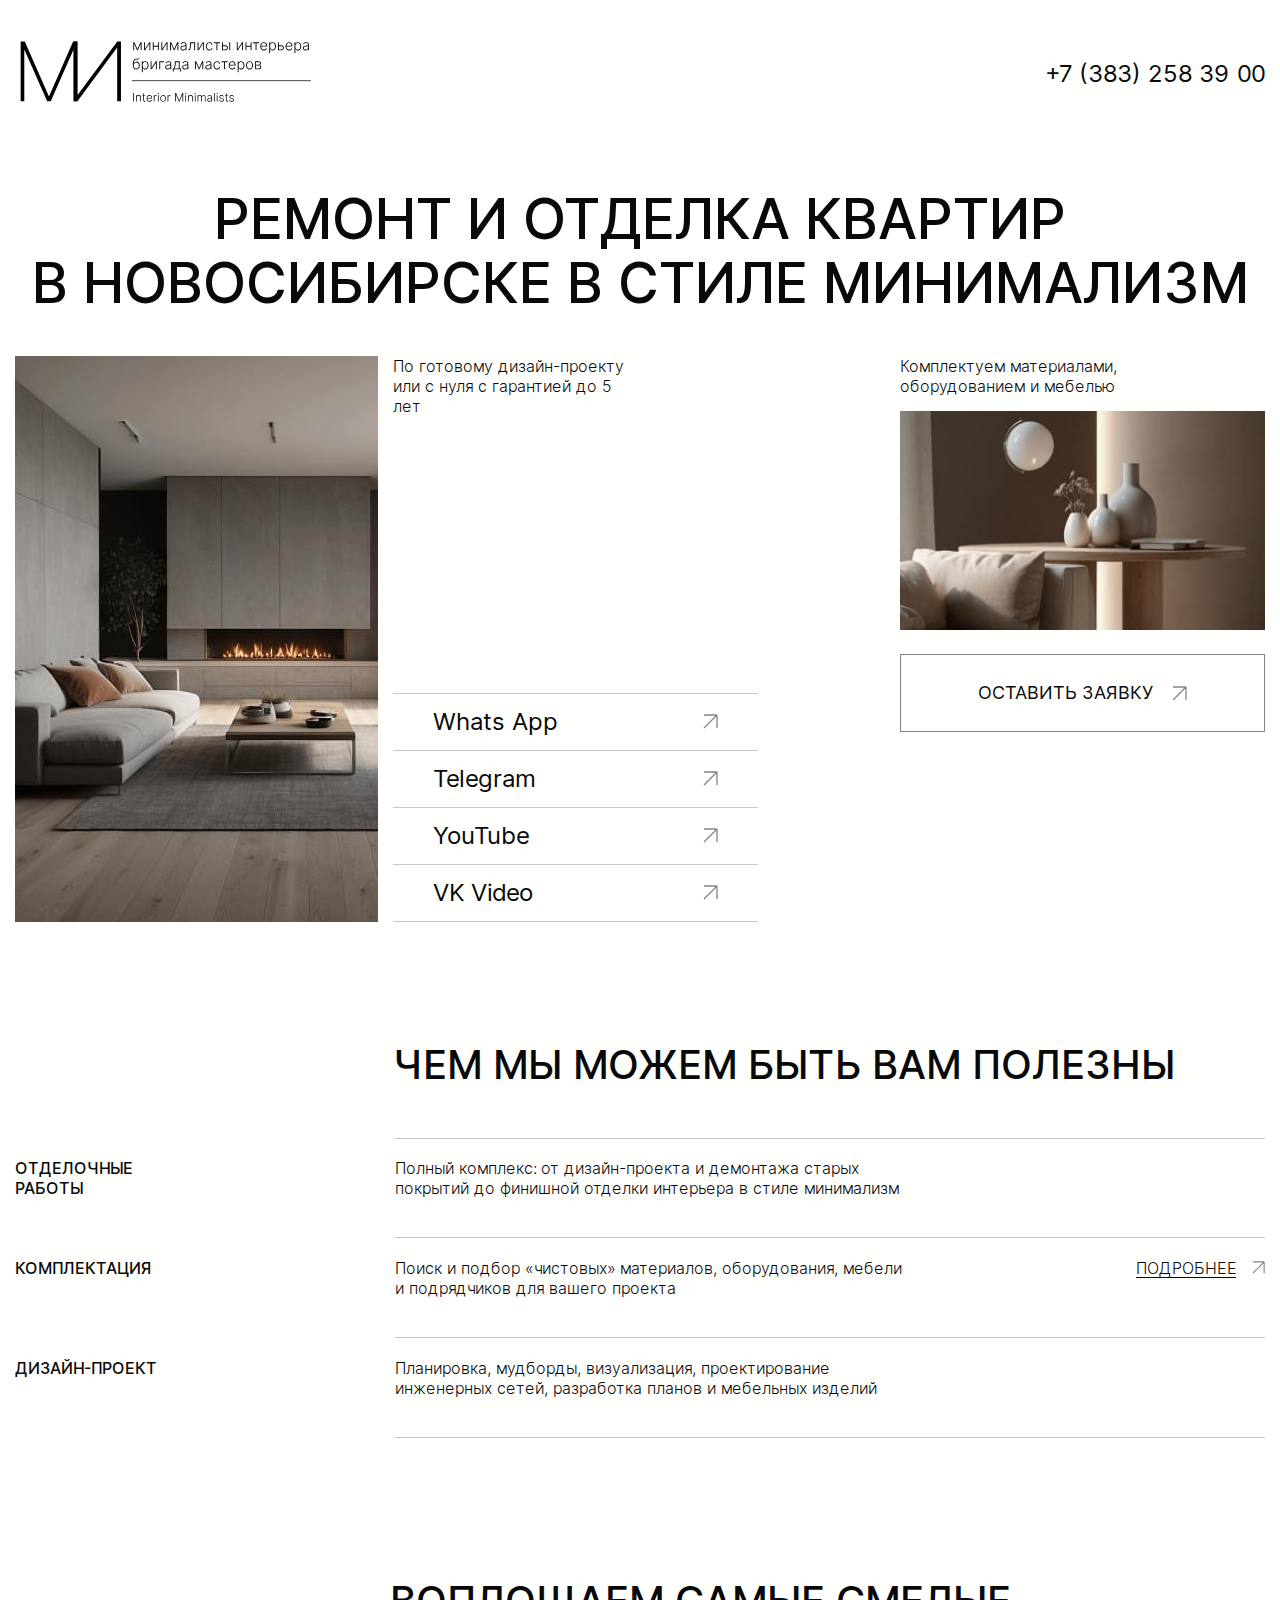
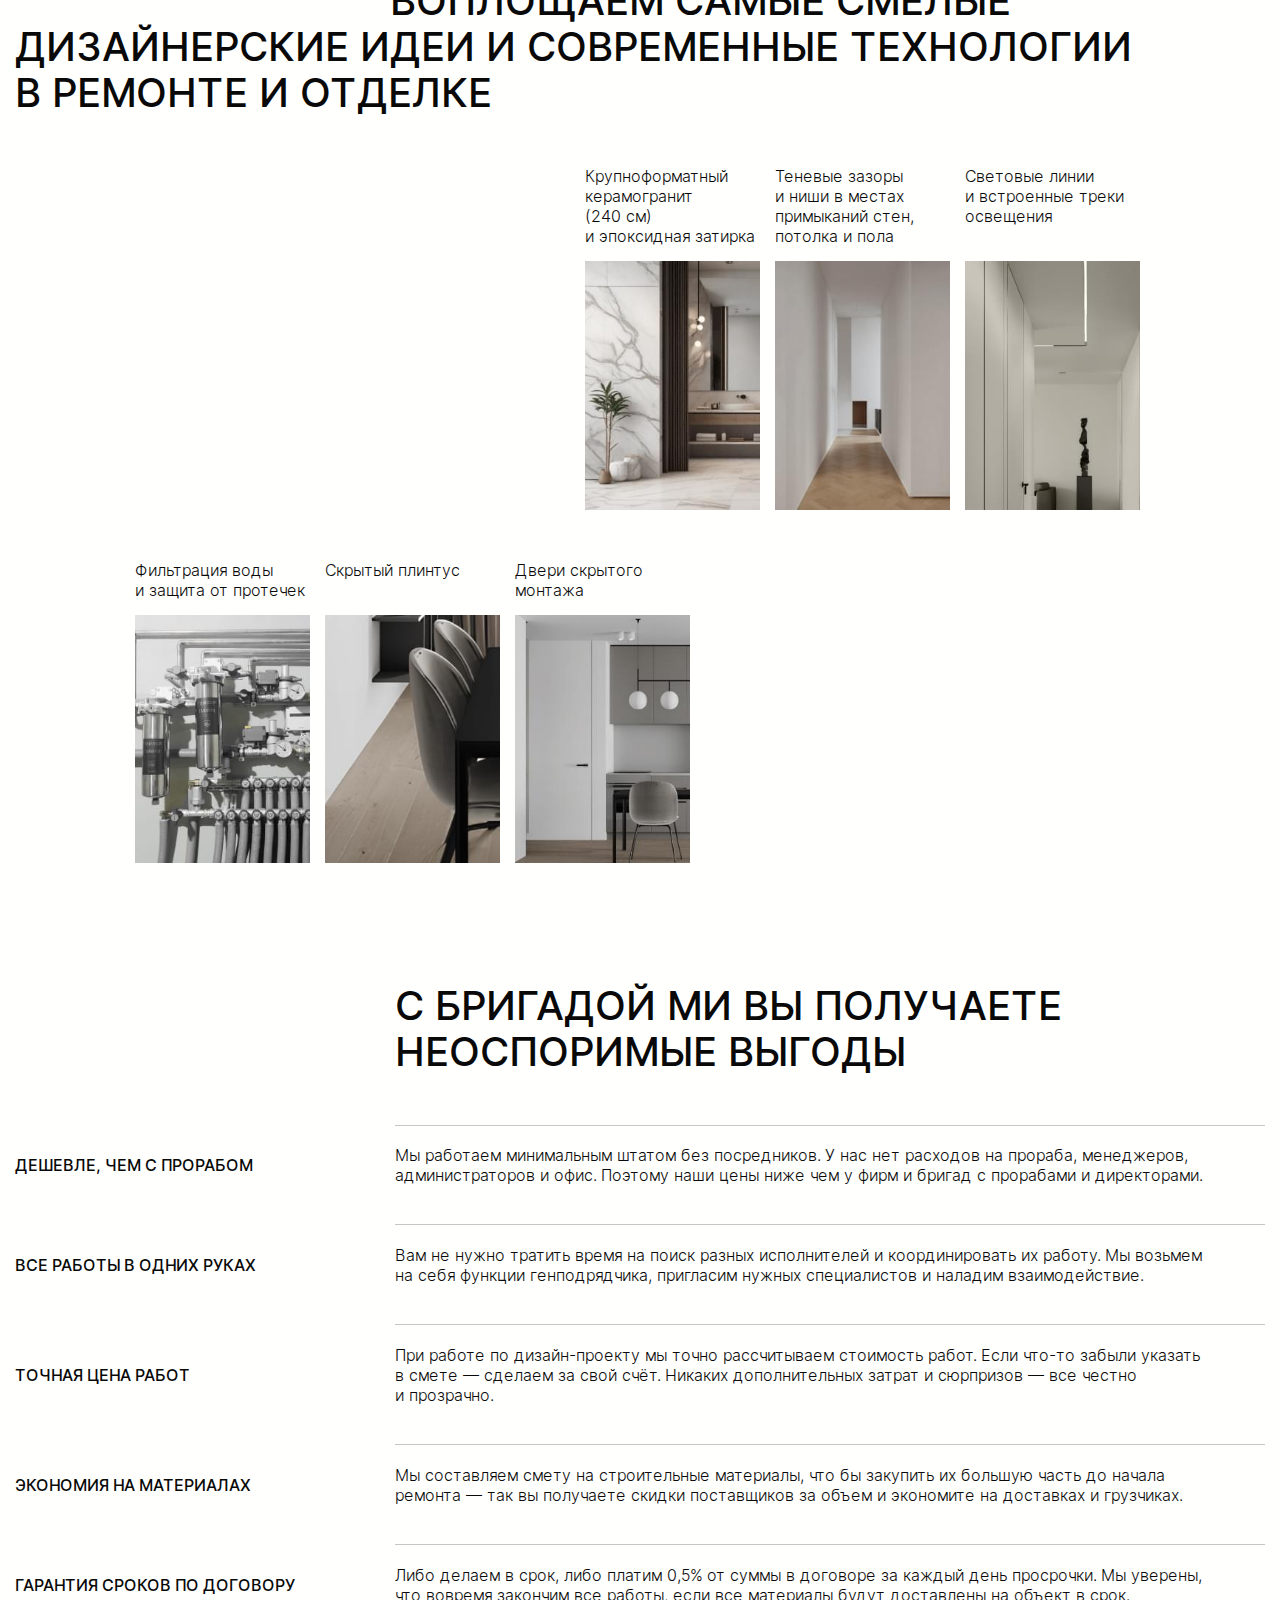
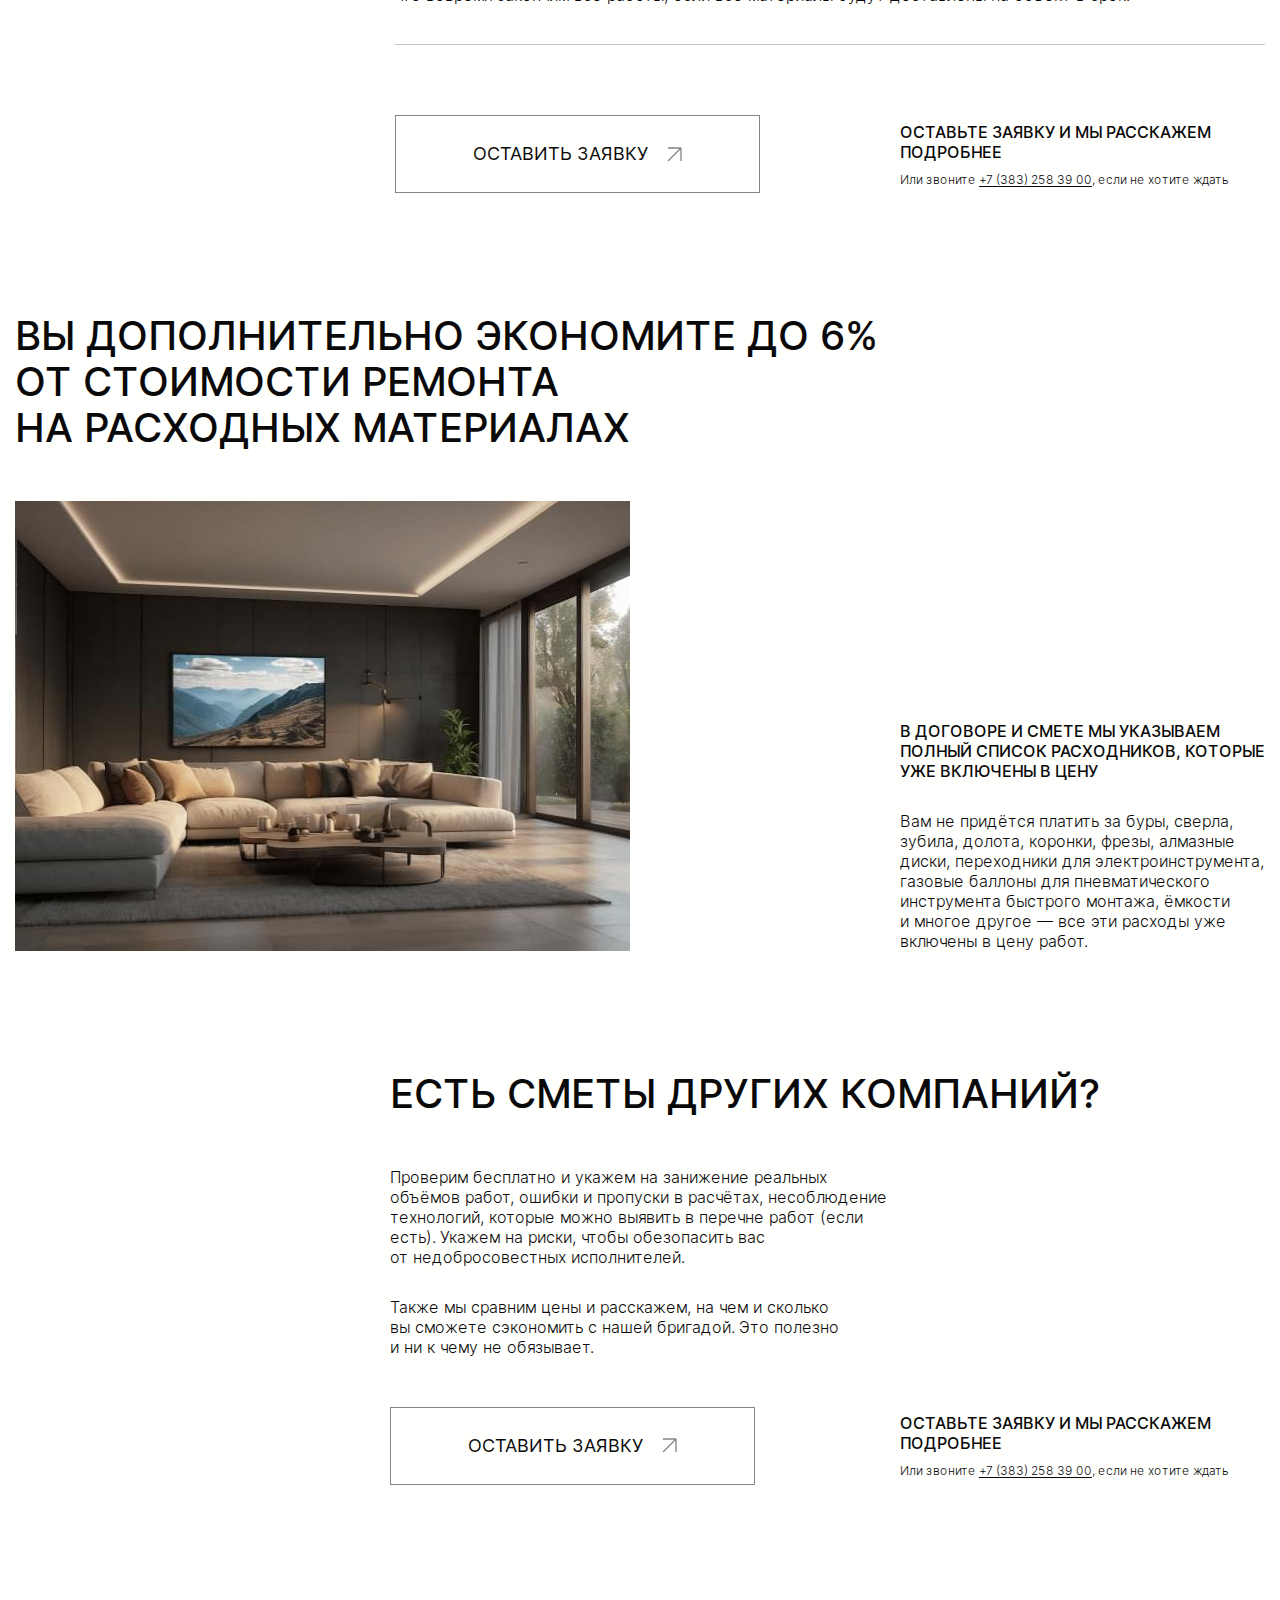
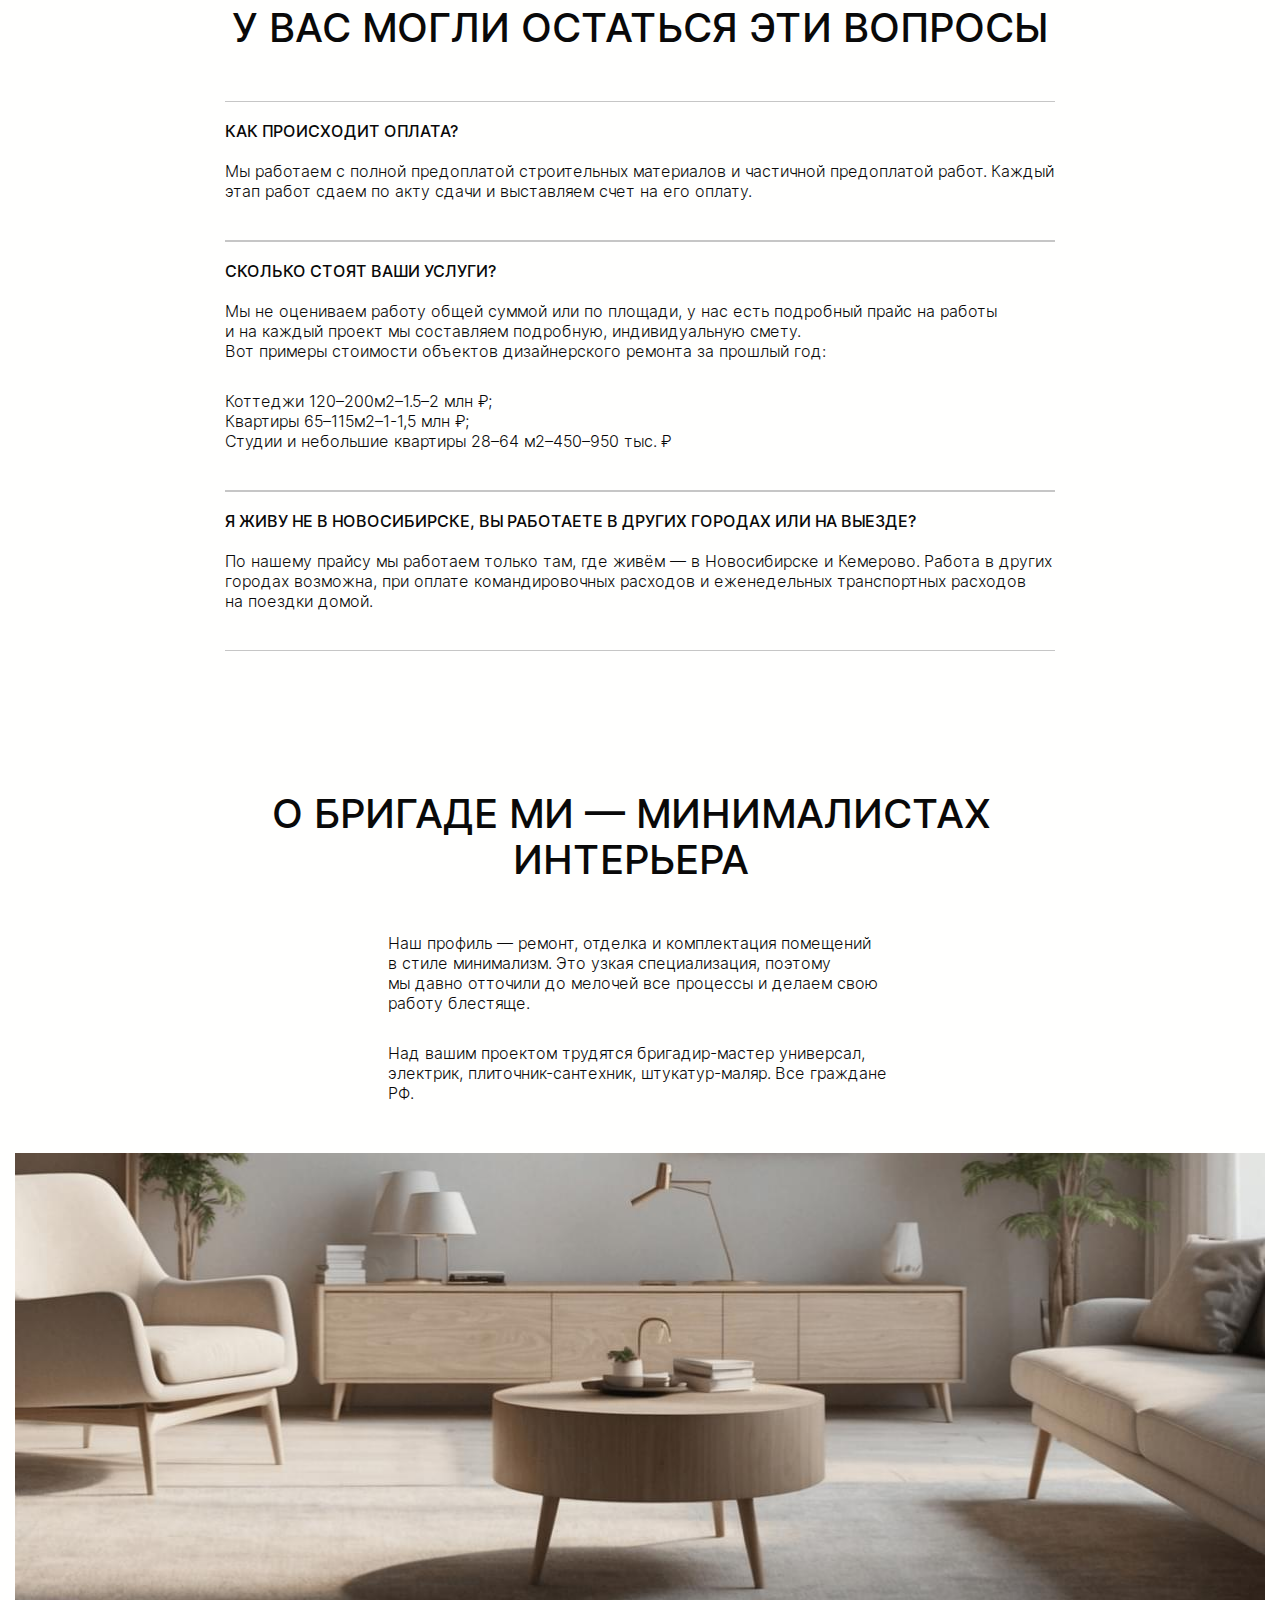
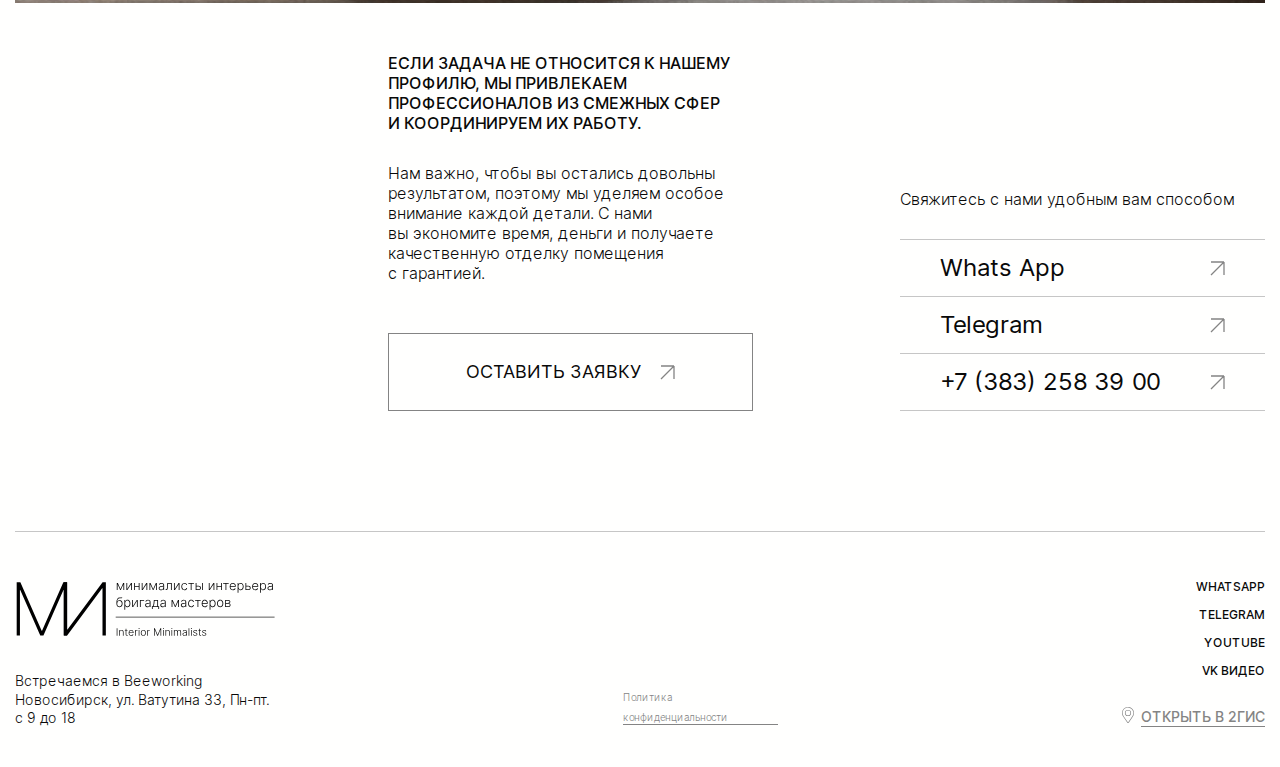
<file: index.html>
<!DOCTYPE html><html lang="ru"><head><meta charset="UTF-8"><meta name="viewport" content="width=device-width,initial-scale=1"><link type="image/png" href="favicon/favicon.svg" rel="shortcut icon"><meta http-equiv="X-UA-Compatible" content="ie=edge"><meta name="theme-color" content="#111111"><title>Минималисты интерьера</title><link href="css/styles.min.css" rel="stylesheet"></head><body><div class="site-container"><header class="header"><div class="container"><div class="header__menu"><a class="header__logo-link"><svg class="header__logo"><use href="img/icons/sprite.svg#logo"></use></svg> </a><a class="header__link link-reset" href="+73832583900" rel="stylesheet">+7 (383) 258 39 00</a></div></div></header><main class="main"><section class="hero"><div class="container"><h1 class="hero__main-title">Ремонт и отделка квартир в Новосибирске в стиле минимализм</h1><div class="hero__wrap"><img class="hero__img" src="img/hero/hero-img-1.jpg" alt="Интерьер"><div class="hero__inner"><div class="hero__list"><p class="hero__text">По готовому дизайн-проекту или с нуля с гарантией до 5 лет</p><ul class="hero__list-socials list-socials list-reset"><li class="list-socials__item"><a class="list-socials__link link-reset" href="/#"><span class="list-socials__text">Whats App</span> <svg class="list-socials__icon"><use href="img/icons/sprite.svg#arrow"></use></svg></a></li><li class="list-socials__item"><a class="list-socials__link link-reset" href="/#"><span class="list-socials__text">Telegram</span> <svg class="list-socials__icon"><use href="img/icons/sprite.svg#arrow"></use></svg></a></li><li class="list-socials__item"><a class="list-socials__link link-reset" href="/#"><span class="list-socials__text">YouTube</span> <svg class="list-socials__icon"><use href="img/icons/sprite.svg#arrow"></use></svg></a></li><li class="list-socials__item"><a class="list-socials__link link-reset" href="/#"><span class="list-socials__text">VK Video</span> <svg class="list-socials__icon"><use href="img/icons/sprite.svg#arrow"></use></svg></a></li></ul></div><div class="hero__card"><p class="hero__text hero__text--margin">Комплектуем материалами, оборудованием и мебелью</p><img class="hero__img hero__img--margin" src="img/hero/hero-img-2.jpg" alt="Интерьер"> <a class="hero__link link-reset link" href="#/"><span class="link__text">Оставить заявку</span> <svg class="hero__icon"><use href="img/icons/sprite.svg#arrow"></use></svg></a></div></div></div></div></section><section class="utility section"><div class="container"><div class="utility__wrap"><h2 class="utility__title title">Чем мы можем быть вам полезны</h2><div class="utility__inner"><h3 class="utility__heading heading">Отделочные работы</h3><div class="utility__subinner utility__subinner--first"><p class="utility__text">Полный комплекс: от дизайн-проекта и демонтажа старых покрытий до финишной отделки интерьера в стиле минимализм</p></div></div><div class="utility__inner"><h3 class="utility__heading heading">Комплектация</h3><div class="utility__subinner"><p class="utility__text">Поиск и подбор «чистовых» материалов, оборудования, мебели и подрядчиков для вашего проекта</p><a class="utility__link link-reset" href="/#"><span class="utility__text-link">Подробнее</span> <svg class="utility__icon"><use href="img/icons/sprite.svg#arrow"></use></svg></a></div></div><div class="utility__inner"><h3 class="utility__heading heading">Дизайн-проект</h3><div class="utility__subinner"><p class="utility__text">Планировка, мудборды, визуализация, проектирование инженерных сетей, разработка планов и мебельных изделий</p></div></div></div></div></section><section class="interior section"><div class="container"><h2 class="interior__title title">Воплощаем самые смелые дизайнерские идеи и современные технологии в ремонте и отделке</h2><div class="interior__wrap"><div class="interior__inner"><div class="interior__card"><p class="interior__text">Крупноформатный керамогранит (240 см) и эпоксидная затирка</p><img class="interior__img" src="img/interior/porcelain-stoneware.jpg" alt="Комната из керамогранита"></div><div class="interior__card"><p class="interior__text">Теневые зазоры и ниши в местах примыканий стен, потолка и пола</p><img class="interior__img" src="img/interior/gaps.jpg" alt="Теневые зазоры и ниши"></div><div class="interior__card"><p class="interior__text">Световые линии и встроенные треки освещения</p><img class="interior__img" src="img/interior/lighting.jpg" alt="Освещение"></div></div><div class="interior__inner"><div class="interior__card"><p class="interior__text">Фильтрация воды и защита от протечек</p><img class="interior__img" src="img/interior/filters.jpg" alt="Фильтры"></div><div class="interior__card"><p class="interior__text">Скрытый плинтус</p><img class="interior__img" src="img/interior/baseboard.jpg" alt="Плинтус"></div><div class="interior__card"><p class="interior__text">Двери скрытого монтажа</p><img class="interior__img" src="img/interior/doors.jpg" alt="Двери"></div></div></div></div></section><section class="benefit section"><div class="container"><div class="benefit__wrap"><h2 class="benefit__title title">С бригадой ми вы получаете неоспоримые выгоды</h2><div class="benefit__inner"><h3 class="benefit__heading heading">Дешевле, чем с прорабом</h3><div class="benefit__subinner benefit__subinner--first"><p class="benefit__text">Мы работаем минимальным штатом без посредников. У нас нет расходов на прораба, менеджеров, администраторов и офис. Поэтому наши цены ниже чем у фирм и бригад с прорабами и директорами.</p></div></div><div class="benefit__inner"><h3 class="benefit__heading heading">Все работы в одних руках</h3><div class="benefit__subinner"><p class="benefit__text">Вам не нужно тратить время на поиск разных исполнителей и координировать их работу. Мы возьмем на себя функции генподрядчика, пригласим нужных специалистов и наладим взаимодействие.</p></div></div><div class="benefit__inner"><h3 class="benefit__heading heading">Точная цена работ</h3><div class="benefit__subinner"><p class="benefit__text">При работе по дизайн-проекту мы точно рассчитываем стоимость работ. Если что-то забыли указать в смете — сделаем за свой счёт. Никаких дополнительных затрат и сюрпризов — все честно и прозрачно.</p></div></div><div class="benefit__inner"><h3 class="benefit__heading heading">Экономия на материалах</h3><div class="benefit__subinner"><p class="benefit__text">Мы составляем смету на строительные материалы, что бы закупить их большую часть до начала ремонта — так вы получаете скидки поставщиков за объем и экономите на доставках и грузчиках.</p></div></div><div class="benefit__inner"><h3 class="benefit__heading heading">Гарантия сроков по договору</h3><div class="benefit__subinner"><p class="benefit__text">Либо делаем в срок, либо платим 0,5% от суммы в договоре за каждый день просрочки. Мы уверены, что вовремя закончим все работы, если все материалы будут доставлены на объект в срок.</p></div></div></div><div class="bid"><a class="bid__link link-reset link" href="#/"><span class="link__text">Оставить заявку</span> <svg class="link__icon"><use href="img/icons/sprite.svg#arrow"></use></svg></a><div class="bid__subinner"><h3 class="bid__heading heading">Оставьте заявку и мы расскажем подробнее</h3><span class="bid__choice">Или звоните <a class="bid__number link-reset" href="tel:+73832583900"><no-typography>+7 (383) 258 39 00</no-typography></a>, если не хотите ждать</span></div></div></div></section><section class="saving section"><div class="container"><h2 class="saving__title title">Вы дополнительно экономите до 6% от стоимости ремонта на расходных материалах</h2><div class="saving__wrap"><img class="saving__img" src="img/saving/saving-img.jpg" alt="Интерьер"><div class="saving__inner"><h3 class="saving__heading heading">В договоре и смете мы указываем полный список расходников, которые уже включены в цену</h3><p class="saving__text">Вам не придётся платить за буры, сверла, зубила, долота, коронки, фрезы, алмазные диски, переходники для электроинструмента, газовые баллоны для пневматического инструмента быстрого монтажа, ёмкости и многое другое — все эти расходы уже включены в цену работ.</p></div></div></div></section><section class="check section"><div class="check__container container"><div class="check__wrap"><h2 class="check__title title">Есть сметы других компаний?</h2><p class="check__text">Проверим бесплатно и укажем на занижение реальных объёмов работ, ошибки и пропуски в расчётах, несоблюдение технологий, которые можно выявить в перечне работ (если есть). Укажем на риски, чтобы обезопасить вас от недобросовестных исполнителей.</p><p class="check__text check__text--further">Также мы сравним цены и расскажем, на чем и сколько вы сможете сэкономить с нашей бригадой. Это полезно и ни к чему не обязывает.</p><div class="check__bid bid"><a class="bid__link link-reset link" href="#/"><span class="link__text">Оставить заявку</span> <svg class="link__icon"><use href="img/icons/sprite.svg#arrow"></use></svg></a><div class="bid__subinner"><h3 class="bid__heading heading">Оставьте заявку и мы расскажем подробнее</h3><span class="bid__choice">Или звоните <a class="bid__number link-reset" href="tel:+73832583900">+7 (383) 258 39 00</a>, если не хотите ждать</span></div></div></div></div></section><section class="questions section"><div class="container"><h2 class="questions__title title">У вас могли остаться эти вопросы</h2><div class="questions__wrapper"><div class="questions__wrap"><div class="questions__inner"><div class="questions__subinner questions__subinner--first"><h3 class="questions__heading heading">Как происходит оплата?</h3><p class="questions__text">Мы работаем с полной предоплатой строительных материалов и частичной предоплатой работ. Каждый этап работ сдаем по акту сдачи и выставляем счет на его оплату.</p></div></div><div class="questions__inner"><div class="questions__subinner questions__subinner--first"><h3 class="questions__heading heading">Сколько стоят ваши услуги?</h3><p class="questions__text questions__text--margin">Мы не оцениваем работу общей суммой или по площади, у нас есть подробный прайс на работы и на каждый проект мы составляем подробную, индивидуальную смету.<br>Вот примеры стоимости объектов дизайнерского ремонта за прошлый год:</p><p class="questions__text">Коттеджи 120–200м2–1.5–2 млн ₽;<br>Квартиры 65–115м2–1-1,5 млн ₽;<br>Студии и небольшие квартиры 28–64 м2–450–950 тыс. ₽</p></div></div><div class="questions__inner"><div class="questions__subinner questions__subinner--first"><h3 class="questions__heading heading">Я живу не в Новосибирске, вы работаете в других городах или на выезде?</h3><p class="questions__text">По нашему прайсу мы работаем только там, где живём — в Новосибирске и Кемерово. Работа в других городах возможна, при оплате командировочных расходов и еженедельных транспортных расходов на поездки домой.</p></div></div></div></div></div></section><section class="about section"><div class="container"><div class="about__wrap"><h2 class="about__title title">О бригаде ми — минималистах интерьера</h2><p class="about__text">Наш профиль — ремонт, отделка и комплектация помещений в стиле минимализм. Это узкая специализация, поэтому мы давно отточили до мелочей все процессы и делаем свою работу блестяще.</p><p class="about__text">Над вашим проектом трудятся бригадир-мастер универсал, электрик, плиточник-сантехник, штукатур-маляр. Все граждане РФ.</p><img class="about__img" src="img/about/interior.jpg" alt="Интерьер"><div class="about__inner"><div class="about__dignity dignity"><h3 class="dignity__heading heading">Если задача не относится к нашему профилю, мы привлекаем профессионалов из смежных сфер и координируем их работу.</h3><p class="dignity__text">Нам важно, чтобы вы остались довольны результатом, поэтому мы уделяем особое внимание каждой детали. С нами вы экономите время, деньги и получаете качественную отделку помещения с гарантией.</p></div><a class="about__link link-reset link" href="#/"><span class="link__text">Оставить заявку</span> <svg class="link__icon"><use href="img/icons/sprite.svg#arrow"></use></svg></a></div><div class="about__messengers"><span class="about__relation">Свяжитесь с нами удобным вам способом</span><ul class="about__list-socials list-socials list-reset"><li class="list-socials__item"><a class="list-socials__link link-reset" href="/#"><span class="list-socials__text">Whats App</span> <svg class="list-socials__icon"><use href="img/icons/sprite.svg#arrow"></use></svg></a></li><li class="list-socials__item"><a class="list-socials__link link-reset" href="/#"><span class="list-socials__text">Telegram</span> <svg class="list-socials__icon"><use href="img/icons/sprite.svg#arrow"></use></svg></a></li><li class="list-socials__item"><a class="list-socials__link link-reset" href="tel:+73832583900"><span class="list-socials__text">+7 (383) 258 39 00</span> <svg class="list-socials__icon"><use href="img/icons/sprite.svg#arrow"></use></svg></a></li></ul></div></div></div></section></main><footer class="footer"><div class="container"><div class="footer__wrap"><div class="footer__content"><svg class="footer__logo"><use href="img/icons/sprite.svg#logo"></use></svg><address class="footer__address">Встречаемся в Beeworking Новосибирск, ул. Ватутина 33, Пн-пт. с 9 до 18</address><a class="footer__link link-reset footer__link--hidden" href="#/">Политика конфиденциальности</a></div><div class="footer__policy"><a class="footer__link link-reset" href="#/">Политика конфиденциальности</a></div><div class="footer__links"><div class="footer__socials"><a class="footer__messenger link-reset" href="#/">WhatsApp</a> <a class="footer__messenger link-reset" href="#/">Telegram</a> <a class="footer__messenger link-reset" href="#/">YouTube</a> <a class="footer__messenger link-reset" href="#/">Vk Видео</a></div><a class="footer__location link-reset" href="#/"><svg class="footer__icon"><use href="img/icons/sprite.svg#location"></use></svg> <span class="footer__text-location">Открыть в 2ГИС</span></a></div></div></div></footer></div><script src="js/scripts.min.js"></script></body></html>
</file>
<file: css/styles.min.css>
/*! normalize.css v8.0.1 | MIT License | github.com/necolas/normalize.css */html{line-height:1.15;-webkit-text-size-adjust:100%}details,main{display:block}h1{font-size:2em;margin:.67em 0}hr{-webkit-box-sizing:content-box;box-sizing:content-box;height:0;overflow:visible}code,kbd,pre,samp{font-family:monospace,monospace;font-size:1em}a{background-color:transparent}abbr[title]{border-bottom:none;text-decoration:underline;-webkit-text-decoration:underline dotted;text-decoration:underline dotted}b,strong{font-weight:bolder}small{font-size:80%}sub,sup{font-size:75%;line-height:0;position:relative;vertical-align:baseline}sub{bottom:-.25em}sup{top:-.5em}img{border-style:none;max-width:100%;-o-object-fit:cover;object-fit:cover}button,input,optgroup,select,textarea{font-family:inherit;font-size:100%;line-height:1.15;margin:0}button,input{overflow:visible}button,select{text-transform:none}[type=button],[type=reset],[type=submit],button{-webkit-appearance:button}[type=button]::-moz-focus-inner,[type=reset]::-moz-focus-inner,[type=submit]::-moz-focus-inner,button::-moz-focus-inner{border-style:none;padding:0}[type=button]:-moz-focusring,[type=reset]:-moz-focusring,[type=submit]:-moz-focusring,button:-moz-focusring{outline:ButtonText dotted 1px}fieldset{padding:.35em .75em .625em}legend{-webkit-box-sizing:border-box;box-sizing:border-box;color:inherit;display:table;max-width:100%;padding:0;white-space:normal}progress{vertical-align:baseline}textarea{overflow:auto}[type=checkbox],[type=radio]{-webkit-box-sizing:border-box;box-sizing:border-box;padding:0}[type=number]::-webkit-inner-spin-button,[type=number]::-webkit-outer-spin-button{height:auto}[type=search]{-webkit-appearance:textfield;outline-offset:-2px}[type=search]::-webkit-search-decoration{-webkit-appearance:none}::-webkit-file-upload-button{-webkit-appearance:button;font:inherit}summary{display:list-item}[hidden],template{display:none}:root{--dark-color:#090909;--light-color:#fffffe;--gray-color:#848484;--silver-color:#c6c6c6}@font-face{src:url(../fonts/Inter-Light.woff2) format("woff2");font-family:Inter;font-weight:300;font-style:normal;font-display:swap}@font-face{src:url(../fonts/Inter-Regular.woff2) format("woff2");font-family:Inter;font-weight:400;font-style:normal;font-display:swap}@font-face{src:url(../fonts/Inter-Medium.woff2) format("woff2");font-family:Inter;font-weight:500;font-style:normal;font-display:swap}html{height:100%;-webkit-box-sizing:border-box;box-sizing:border-box;scroll-behavior:smooth}*,::after,::before{-webkit-box-sizing:inherit;box-sizing:inherit}body{font-size:calc(12px + 4 * (100vw - 320px)/ 970);margin:0;height:100%;font-family:Inter,sans-serif;font-weight:300;line-height:125%;color:var(--dark-color);background-color:var(--light-color)}body.lock{overflow:hidden}.site-container{display:-webkit-box;display:-ms-flexbox;display:flex;-webkit-box-orient:vertical;-webkit-box-direction:normal;-ms-flex-direction:column;flex-direction:column;overflow:hidden;min-height:100%}.main{-webkit-box-flex:1;-ms-flex:1 1 auto;flex:1 1 auto}.container{margin:0 auto;padding:0 15px;max-width:1290px}.link-reset{text-decoration:none;color:inherit}.list-reset{list-style:none;margin:0;padding:0}.btn-reset{border:none;padding:0;color:inherit;background-color:transparent;cursor:pointer}.is-hidden{display:none}.error{border:2px solid #f06464}.js-focus-visible :focus:not(.focus-visible){outline:0}.section{padding:60px 0}.title{font-size:calc(22px + 18 * (100vw - 320px)/ 970);margin:0;font-family:Inter,sans-serif;font-weight:500;line-height:115%;text-transform:uppercase}.heading{font-size:calc(12px + 4 * (100vw - 320px)/ 970);margin:0;font-family:Inter,sans-serif;font-weight:500;text-transform:uppercase}.link{font-size:calc(14px + 4 * (100vw - 320px)/ 970);display:-webkit-box;display:-ms-flexbox;display:flex;-webkit-box-align:center;-ms-flex-align:center;align-items:center;-webkit-box-pack:justify;-ms-flex-pack:justify;justify-content:space-between;border:1px solid var(--gray-color);padding:27px 77px;width:100%;max-width:365px;font-weight:400;line-height:22px;text-transform:uppercase;-webkit-transition:background-color .4s;transition:background-color .4s}.link__text{max-width:175px}.link__icon{width:15px;height:15px}.link:hover{background-color:rgba(132,132,132,.2)}.bid{display:-webkit-box;display:-ms-flexbox;display:flex;-webkit-box-align:center;-ms-flex-align:center;align-items:center;-webkit-box-pack:end;-ms-flex-pack:end;justify-content:flex-end;width:100%;gap:140px}.bid__subinner{display:-webkit-box;display:-ms-flexbox;display:flex;-webkit-box-orient:vertical;-webkit-box-direction:normal;-ms-flex-direction:column;flex-direction:column;-webkit-box-align:start;-ms-flex-align:start;align-items:flex-start;max-width:365px}.bid__heading{margin-bottom:10px}.bid__choice{font-size:12px;line-height:15px}.bid__number{position:relative}.bid__number::after{content:"";position:absolute;left:0;bottom:0;border-top:1px solid var(--dark-color);width:100%;-webkit-transition:.4s;transition:.4s}.bid__number:hover::after{left:50%;width:0}.list-socials{width:100%;max-width:365px}.list-socials__icon{width:15px;height:15px}.list-socials__item{border-top:1px solid var(--silver-color)}.list-socials__item:last-child{border-bottom:1px solid var(--silver-color)}.list-socials__text{font-size:calc(16px + 8 * (100vw - 320px)/ 970);font-weight:400;-webkit-transition:-webkit-transform .4s;transition:transform .4s;transition:transform .4s,-webkit-transform .4s}.list-socials__link{display:-webkit-box;display:-ms-flexbox;display:flex;-webkit-box-align:center;-ms-flex-align:center;align-items:center;-webkit-box-pack:justify;-ms-flex-pack:justify;justify-content:space-between;padding:18px 40px}.list-socials__link:hover .list-socials__text{-webkit-transform:scale(.9);-ms-transform:scale(.9);transform:scale(.9)}.dignity{display:-webkit-box;display:-ms-flexbox;display:flex;-webkit-box-orient:vertical;-webkit-box-direction:normal;-ms-flex-direction:column;flex-direction:column;-webkit-box-align:start;-ms-flex-align:start;align-items:flex-start;max-width:365px}.dignity__heading{margin:0 0 30px;max-width:365px}.dignity__text{margin:0}.header{padding:40px 0}.header__menu{display:-webkit-box;display:-ms-flexbox;display:flex;-webkit-box-align:center;-ms-flex-align:center;align-items:center;-webkit-box-pack:justify;-ms-flex-pack:justify;justify-content:space-between;gap:5px}.header__logo{width:300px;height:63px}.header__link{font-size:calc(12px + 12 * (100vw - 320px)/ 970);position:relative;font-family:Inter,sans-serif;font-weight:400}.header__link::after{content:"";position:absolute;left:50%;bottom:-50%;border-top:2px solid var(--dark-color);width:0;-webkit-transition:.4s;transition:.4s}.header__link:hover::after{left:0;width:100%}.hero{padding-top:40px;padding-bottom:60px}.hero__main-title{font-size:calc(16px + 40 * (100vw - 320px)/ 970);margin:0 0 40px;font-family:Inter,sans-serif;font-weight:500;line-height:115%;text-align:right;text-transform:uppercase}.hero__wrap{display:-webkit-box;display:-ms-flexbox;display:flex;gap:15px;width:100%}.hero__img{width:365px;height:auto}.hero__inner{display:-webkit-box;display:-ms-flexbox;display:flex;-webkit-box-pack:justify;-ms-flex-pack:justify;justify-content:space-between;width:100%;gap:10px}.hero__img--margin{margin:0 0 20px}.hero__list{display:-webkit-box;display:-ms-flexbox;display:flex;-webkit-box-orient:vertical;-webkit-box-direction:normal;-ms-flex-direction:column;flex-direction:column;-webkit-box-pack:justify;-ms-flex-pack:justify;justify-content:space-between;width:100%;max-width:365px;gap:10px}.hero__text{margin:0;width:250px;font-weight:300;font-size:16px}.hero__text--margin{margin-bottom:15px;max-width:220px}.hero__card{max-width:365px}.hero__link{margin:0 auto}.hero__icon{width:15px;height:15px}.utility__wrap{display:-webkit-box;display:-ms-flexbox;display:flex;-webkit-box-orient:vertical;-webkit-box-direction:normal;-ms-flex-direction:column;flex-direction:column;-webkit-box-align:end;-ms-flex-align:end;align-items:flex-end}.utility__title{margin:0 90px 70px 0}.utility__inner{display:-webkit-box;display:-ms-flexbox;display:flex;-webkit-box-align:start;-ms-flex-align:start;align-items:flex-start;-webkit-box-pack:justify;-ms-flex-pack:justify;justify-content:space-between;margin-bottom:60px;width:100%}.utility__heading{margin:0;max-width:185px}.utility__subinner{position:relative;display:-webkit-box;display:-ms-flexbox;display:flex;-webkit-box-align:start;-ms-flex-align:start;align-items:flex-start;-webkit-box-pack:justify;-ms-flex-pack:justify;justify-content:space-between;width:100%;max-width:870px}.utility__subinner::after{content:"";position:absolute;left:0;bottom:-40px;border-top:1px solid var(--silver-color);width:100%}.utility__subinner--first::before{content:"";position:absolute;left:0;top:-20px;border-top:1px solid var(--silver-color);width:100%}.utility__text{margin:0;max-width:520px}.utility__text-link{position:relative;margin-right:16px;max-width:100px}.utility__text-link::after{content:"";position:absolute;left:0;bottom:0;border-top:1px solid var(--dark-color);width:100%;-webkit-transition:.4s;transition:.4s}.utility__link{font-size:calc(12px + 4 * (100vw - 320px)/ 970);display:-webkit-box;display:-ms-flexbox;display:flex;-webkit-box-align:center;-ms-flex-align:center;align-items:center;text-transform:uppercase;cursor:pointer}.utility__link:hover .utility__text-link::after{left:50%;width:0}.utility__icon{width:13px;height:13px}.interior__wrap{display:-webkit-box;display:-ms-flexbox;display:flex;-webkit-box-orient:vertical;-webkit-box-direction:normal;-ms-flex-direction:column;flex-direction:column;-webkit-box-align:start;-ms-flex-align:start;align-items:flex-start;gap:50px}.interior__title{margin:0 0 50px;text-indent:375px}.interior__inner{display:-webkit-box;display:-ms-flexbox;display:flex;-webkit-box-pack:end;-ms-flex-pack:end;justify-content:flex-end;padding-right:125px;width:100%;gap:15px}.interior__inner:last-child{-webkit-box-pack:start;-ms-flex-pack:start;justify-content:flex-start;margin-bottom:0;padding-right:0;padding-left:120px}.interior__card{display:-webkit-box;display:-ms-flexbox;display:flex;-webkit-box-orient:vertical;-webkit-box-direction:normal;-ms-flex-direction:column;flex-direction:column;-webkit-box-pack:justify;-ms-flex-pack:justify;justify-content:space-between;width:100%;max-width:240px}.interior__text{margin:0 0 15px;line-height:125%}.interior__img{width:100%;height:auto}.benefit__wrap{display:-webkit-box;display:-ms-flexbox;display:flex;-webkit-box-orient:vertical;-webkit-box-direction:normal;-ms-flex-direction:column;flex-direction:column;-webkit-box-align:end;-ms-flex-align:end;align-items:flex-end;margin-bottom:50px}.benefit__title{margin:0 5px 70px 0;max-width:865px}.benefit__inner{display:-webkit-box;display:-ms-flexbox;display:flex;-webkit-box-align:center;-ms-flex-align:center;align-items:center;-webkit-box-pack:justify;-ms-flex-pack:justify;justify-content:space-between;margin-bottom:60px;width:100%}.benefit__heading{margin:0;max-width:380px}.benefit__subinner{position:relative;display:-webkit-box;display:-ms-flexbox;display:flex;-webkit-box-align:start;-ms-flex-align:start;align-items:flex-start;-webkit-box-pack:justify;-ms-flex-pack:justify;justify-content:space-between;width:100%;max-width:870px}.benefit__subinner::after{content:"";position:absolute;left:0;bottom:-40px;border-top:1px solid var(--silver-color);width:100%}.benefit__subinner--first::before{content:"";position:absolute;left:0;top:-20px;border-top:1px solid var(--silver-color);width:100%}.benefit__text{margin:0;max-width:830px}.benefit__text-link{position:relative;margin-right:16px}.benefit__text-link::after{content:"";position:absolute;left:0;bottom:0;border-top:1px solid var(--dark-color);width:100%;-webkit-transition:.4s;transition:.4s}.benefit__link{font-size:calc(12px + 4 * (100vw - 320px)/ 970);display:-webkit-box;display:-ms-flexbox;display:flex;-webkit-box-align:center;-ms-flex-align:center;align-items:center;text-transform:uppercase;cursor:pointer}.benefit__link:hover .utility__text-link::after{left:50%;width:0}.benefit__icon{width:13px;height:13px}.check__container{display:-webkit-box;display:-ms-flexbox;display:flex;-webkit-box-pack:end;-ms-flex-pack:end;justify-content:flex-end}.check__wrap{width:100%;max-width:875px}.check__title{margin:0 0 50px;max-width:710px}.check__text{margin:0 0 30px;max-width:505px}.check__text--further{margin-bottom:50px}.check__bid{-webkit-box-pack:justify;-ms-flex-pack:justify;justify-content:space-between}.questions__wrapper{display:-webkit-box;display:-ms-flexbox;display:flex;-webkit-box-pack:center;-ms-flex-pack:center;justify-content:center}.questions__title{margin:0 0 70px}.questions__inner{display:-webkit-box;display:-ms-flexbox;display:flex;-webkit-box-align:center;-ms-flex-align:center;align-items:center;-webkit-box-pack:justify;-ms-flex-pack:justify;justify-content:space-between;margin-bottom:60px;width:100%}.questions__heading{margin-bottom:20px}.questions__subinner{position:relative;display:-webkit-box;display:-ms-flexbox;display:flex;-webkit-box-orient:vertical;-webkit-box-direction:normal;-ms-flex-direction:column;flex-direction:column;-webkit-box-align:start;-ms-flex-align:start;align-items:flex-start;-webkit-box-pack:justify;-ms-flex-pack:justify;justify-content:space-between;width:100%;max-width:870px}.questions__subinner::after{content:"";position:absolute;left:0;bottom:-40px;border-top:1px solid var(--silver-color);width:100%}.questions__subinner--first::before{content:"";position:absolute;left:0;top:-20px;border-top:1px solid var(--silver-color);width:100%}.questions__text{margin:0;max-width:830px}.questions__text--margin{margin-bottom:30px}.about__wrap{position:relative;display:-webkit-box;display:-ms-flexbox;display:flex;-webkit-box-orient:vertical;-webkit-box-direction:normal;-ms-flex-direction:column;flex-direction:column;-webkit-box-align:center;-ms-flex-align:center;align-items:center;width:100%}.about__title{margin:0 18px 50px auto;max-width:860px}.about__text{margin:0 0 50px;max-width:505px}.about__text:nth-child(2){margin-bottom:30px}.about__img{margin-bottom:50px;width:100%;height:auto}.about__inner{display:-webkit-box;display:-ms-flexbox;display:flex;-webkit-box-orient:vertical;-webkit-box-direction:normal;-ms-flex-direction:column;flex-direction:column;-webkit-box-align:start;-ms-flex-align:start;align-items:flex-start;width:100%;max-width:505px}.about__dignity{margin-bottom:50px}.about__messengers{position:absolute;right:0;bottom:0;display:-webkit-box;display:-ms-flexbox;display:flex;-webkit-box-orient:vertical;-webkit-box-direction:normal;-ms-flex-direction:column;flex-direction:column;-webkit-box-align:start;-ms-flex-align:start;align-items:flex-start;width:100%;max-width:365px}.about__relation{margin-bottom:30px;max-width:365px}.footer{padding-top:110px;padding-bottom:40px}.footer__wrap{position:relative;display:-webkit-box;display:-ms-flexbox;display:flex;-webkit-box-pack:justify;-ms-flex-pack:justify;justify-content:space-between;width:100%}.footer__wrap::before{content:"";position:absolute;left:0;top:-50px;border-top:1px solid var(--silver-color);width:100%}.footer__content{display:-webkit-box;display:-ms-flexbox;display:flex;-webkit-box-orient:vertical;-webkit-box-direction:normal;-ms-flex-direction:column;flex-direction:column;-webkit-box-align:start;-ms-flex-align:start;align-items:flex-start;-webkit-box-pack:justify;-ms-flex-pack:justify;justify-content:space-between;max-width:265px}.footer__logo{margin-bottom:35px;width:100%;height:56px;max-width:260px}.footer__address{font-size:calc(10px + 4 * (100vw - 320px)/ 970);margin:0;font-style:normal;line-height:129%}.footer__policy{display:-webkit-box;display:-ms-flexbox;display:flex;-webkit-box-align:end;-ms-flex-align:end;align-items:flex-end;max-width:155px}.footer__link{position:relative;font-size:10px;line-height:200%;color:var(--gray-color)}.footer__link::after{content:"";position:absolute;left:0;bottom:2px;border-top:1.5px solid var(--gray-color);width:100%;-webkit-transition:.4s;transition:.4s}.footer__link:hover::after{left:50%;width:0}.footer__link--hidden{display:none}.footer__links{display:-webkit-box;display:-ms-flexbox;display:flex;-webkit-box-orient:vertical;-webkit-box-direction:normal;-ms-flex-direction:column;flex-direction:column;-webkit-box-align:end;-ms-flex-align:end;align-items:flex-end;-webkit-box-pack:justify;-ms-flex-pack:justify;justify-content:space-between;width:100%;max-width:145px}.footer__socials{display:-webkit-box;display:-ms-flexbox;display:flex;-webkit-box-orient:vertical;-webkit-box-direction:normal;-ms-flex-direction:column;flex-direction:column;-webkit-box-align:end;-ms-flex-align:end;align-items:flex-end}.footer__messenger{margin-bottom:15px;font-weight:500;font-size:12px;line-height:107%;text-transform:uppercase;-webkit-transition:-webkit-transform .4s;transition:transform .4s;transition:transform .4s,-webkit-transform .4s}.footer__messenger:hover{-webkit-transform:scale(.9);-ms-transform:scale(.9);transform:scale(.9)}.footer__messenger:last-child{margin-bottom:0}.footer__text-location{position:relative;max-width:125px}.footer__text-location::after{content:"";position:absolute;left:0;bottom:0;border-top:1px solid var(--gray-color);width:100%;-webkit-transition:.4s;transition:.4s}.footer__location{font-size:calc(10px + 4 * (100vw - 320px)/ 970);display:-webkit-box;display:-ms-flexbox;display:flex;-webkit-box-pack:justify;-ms-flex-pack:justify;justify-content:space-between;width:100%;font-weight:500;line-height:143%;text-transform:uppercase;color:var(--gray-color)}.footer__location:hover .footer__text-location::after{left:50%;width:0}.footer__icon{width:16px;height:16px;fill:var(--gray-color)}.saving__title{margin-bottom:50px;max-width:870px}.saving__wrap{display:-webkit-box;display:-ms-flexbox;display:flex;-webkit-box-align:end;-ms-flex-align:end;align-items:flex-end;-webkit-box-pack:justify;-ms-flex-pack:justify;justify-content:space-between;gap:20px}.saving__img{width:615px;height:auto}.saving__inner{max-width:365px}.saving__heading{margin-bottom:30px}.saving__text{margin:0}@media screen and (min-width:1024px){body{font-size:16px}.title{font-size:40px}.heading{font-size:16px}.link{font-size:18px}.hero__main-title{font-size:56px}.benefit__link,.utility__link{font-size:16px}.footer__address,.footer__location{font-size:14px}}@media screen and (min-width:1120px){.list-socials__text{font-size:24px}}@media screen and (max-width:1400px){.hero__main-title,.questions__title{text-align:center}.about__title{margin-left:0;text-align:center}}@media screen and (max-width:1280px){.interior__card{max-width:175px}}@media screen and (max-width:1130px){.link{padding:20px 30px;max-width:265px}.bid{gap:10px;-webkit-box-align:end;-ms-flex-align:end;align-items:end}.utility__title{margin-right:0;max-width:640px}.utility__subinner{max-width:640px}.utility__text{max-width:420px}.benefit__title{max-width:635px}.benefit__subinner{max-width:640px}.check__bid{-webkit-box-pack:start;-ms-flex-pack:start;justify-content:flex-start}.questions__subinner{max-width:640px}.saving__img{width:550px}}@media screen and (max-width:1050px){.hero__wrap{-webkit-box-pack:space-evenly;-ms-flex-pack:space-evenly;justify-content:space-evenly}.hero__inner{-ms-flex-wrap:wrap;flex-wrap:wrap;max-width:365px}}@media screen and (max-width:1024px){.bid__heading{text-align:center}.bid__choice{margin:0 auto}.bid{-webkit-box-orient:vertical;-webkit-box-direction:normal;-ms-flex-direction:column;flex-direction:column;-webkit-box-align:center;-ms-flex-align:center;align-items:center;margin-left:auto;max-width:330px;gap:15px}.utility__subinner,.utility__title{max-width:520px}.utility__text{max-width:360px}.interior__title{text-align:center;text-indent:0}.interior__inner{padding-right:65px}.interior__inner:last-child{padding-left:60px}.interior__card{max-width:142px}.benefit__title{max-width:515px}.benefit__subinner{max-width:520px}.check__container{-webkit-box-pack:center;-ms-flex-pack:center;justify-content:center}.check__wrap{display:-webkit-box;display:-ms-flexbox;display:flex;-webkit-box-orient:vertical;-webkit-box-direction:normal;-ms-flex-direction:column;flex-direction:column;-webkit-box-align:center;-ms-flex-align:center;align-items:center}.check__title{text-align:center}.check__bid{-webkit-box-orient:horizontal;-webkit-box-direction:normal;-ms-flex-direction:row;flex-direction:row;-webkit-box-pack:center;-ms-flex-pack:center;justify-content:center;margin-left:0;max-width:100%}.questions__subinner{max-width:520px}.about__messengers{max-width:310px}.footer__links{max-width:135px}}@media screen and (max-width:992px){.header__logo{width:270px}.header{padding:30px 0 15px}.hero{padding:15px 0 30px}.about,.benefit,.check,.interior,.questions,.utility{padding:30px 0}.footer{padding-top:55px;padding-bottom:20px}.saving__title{max-width:100%;text-align:center}.saving__wrap{-webkit-box-orient:vertical;-webkit-box-direction:normal;-ms-flex-direction:column;flex-direction:column;-webkit-box-align:center;-ms-flex-align:center;align-items:center}.saving__img{width:600px}.saving{padding:30px 0}}@media screen and (max-width:905px){.about__inner{max-width:365px}.about__link{margin-bottom:20px}.about__messengers{position:inherit;max-width:365px}}@media screen and (max-width:900px){.footer__links{max-width:125px}}@media screen and (max-width:768px){.section{padding:30px 0 15px}.bid__heading{margin-bottom:5px}.dignity__heading{margin-bottom:15px}.header{padding:20px 0}.hero__wrap{-webkit-box-orient:vertical;-webkit-box-direction:normal;-ms-flex-direction:column;flex-direction:column;-webkit-box-align:center;-ms-flex-align:center;align-items:center}.hero__img{width:450px}.hero__inner{-webkit-box-pack:center;-ms-flex-pack:center;justify-content:center;max-width:450px}.hero__text{margin:0 auto}.hero__card{max-width:450px}.hero{padding-top:20px;padding-bottom:15px}.utility__wrap{-webkit-box-align:center;-ms-flex-align:center;align-items:center}.utility__title{margin-bottom:50px;max-width:420px;text-align:center}.utility__inner{margin-bottom:30px}.utility__heading{max-width:155px}.utility__subinner--first::before{top:-10px}.utility__subinner{-webkit-box-orient:vertical;-webkit-box-direction:normal;-ms-flex-direction:column;flex-direction:column;gap:10px;max-width:360px}.utility__subinner::after{bottom:-20px}.utility{padding:30px 0}.interior__wrap{gap:25px}.interior__inner{-webkit-box-pack:center;-ms-flex-pack:center;justify-content:center;margin-bottom:25px;padding-right:0}.interior__inner:last-child{-webkit-box-pack:center;-ms-flex-pack:center;justify-content:center;padding-left:0}.interior{padding:30px 0}.benefit__wrap{-webkit-box-align:center;-ms-flex-align:center;align-items:center;margin-bottom:25px}.benefit__title{margin-right:0;margin-bottom:50px;text-align:center}.benefit__inner{margin-bottom:30px}.benefit__subinner--first::before{top:-10px}.benefit__subinner{-webkit-box-orient:vertical;-webkit-box-direction:normal;-ms-flex-direction:column;flex-direction:column;gap:10px;max-width:360px}.benefit__subinner::after{bottom:-20px}.benefit{padding:30px 0}.check__text--further,.check__title{margin-bottom:30px}.check__text{margin-bottom:15px}.check__bid{-webkit-box-orient:vertical;-webkit-box-direction:normal;-ms-flex-direction:column;flex-direction:column}.check{padding:30px 0}.questions__title{margin-right:0;margin-bottom:50px}.questions__inner{margin-bottom:30px}.questions__subinner--first::before{top:-10px}.questions__subinner{-webkit-box-orient:vertical;-webkit-box-direction:normal;-ms-flex-direction:column;flex-direction:column;gap:10px;max-width:360px}.questions__subinner::after{bottom:-20px}.about__text:nth-child(2){margin-bottom:15px}.about__dignity,.about__img,.about__text{margin-bottom:25px}.about{padding:30px 0}.footer__wrap::before{top:-25px}.footer__content{max-width:180px}.footer{padding-top:55px;padding-bottom:20px}.saving__wrap{-webkit-box-orient:vertical;-webkit-box-direction:normal;-ms-flex-direction:column;flex-direction:column;-webkit-box-align:center;-ms-flex-align:center;align-items:center}.saving__img{width:500px}}@media screen and (max-width:576px){.header__logo{width:250px}}@media screen and (max-width:560px){.bid{-webkit-box-pack:center;-ms-flex-pack:center;justify-content:center;max-width:100%}.benefit__subinner,.questions__subinner,.utility__subinner{max-width:230px}}@media screen and (max-width:500px){.footer__logo{height:40px}.footer__policy{display:none}.footer__link--hidden{display:-webkit-box;display:-ms-flexbox;display:flex}.footer__links{max-width:110px}}@media screen and (max-width:450px){.header__logo{width:160px}}@media screen and (max-width:425px){.list-socials__link{padding:13px 40px}.utility__title{margin-bottom:30px}.utility__subinner{max-width:160px}.interior__wrap{-webkit-box-orient:horizontal;-webkit-box-direction:normal;-ms-flex-direction:row;flex-direction:row}.interior__title{margin-bottom:30px}.interior__inner{-webkit-box-orient:vertical;-webkit-box-direction:normal;-ms-flex-direction:column;flex-direction:column;margin-bottom:15px}.interior__card{max-width:240px}.interior__text{font-size:calc(12px + 4 * (100vw - 320px)/ 970);margin-bottom:5px;min-height:60px}.benefit__title{margin-bottom:30px}.benefit__subinner{max-width:160px}.questions__title{margin-bottom:30px}.questions__subinner{max-width:160px}.about__title{margin-bottom:25px}.about__relation{margin-bottom:10px}.footer__content{-webkit-box-pack:start;-ms-flex-pack:start;justify-content:flex-start}.footer__logo{margin-bottom:15px}.footer__messenger{margin-bottom:10px}.saving__title{margin-bottom:25px}}@media screen and (max-width:375px){.utility__heading{max-width:120px}}
</file>
